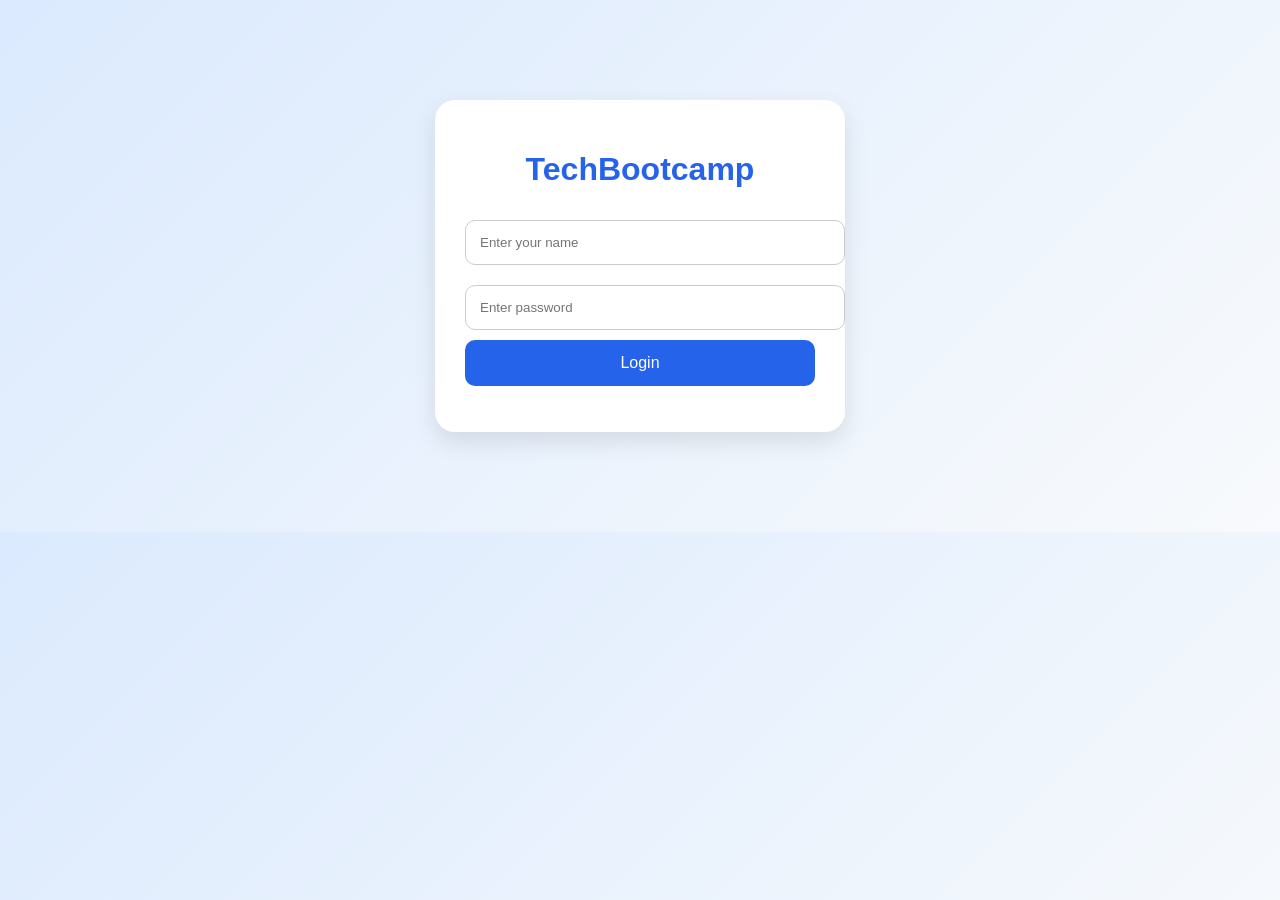
<file: small peoject/index.html>
<!DOCTYPE html>
<html lang="en">
<head>
  <meta charset="UTF-8">
  <meta name="viewport" content="width=device-width, initial-scale=1.0">
  <title>Login</title>

  <link rel="stylesheet" href="style.css">
</head>

<body>

  <div class="login-box">

    <h1>TechBootcamp</h1>

    <form id="loginForm">

      <input type="text" id="username" placeholder="Enter your name">

      <input type="password" id="password" placeholder="Enter password">

      <button type="submit">Login</button>

    </form>

    <p id="error"></p>

  </div>

  <script src="script.js"></script>

</body>
</html>
</file>
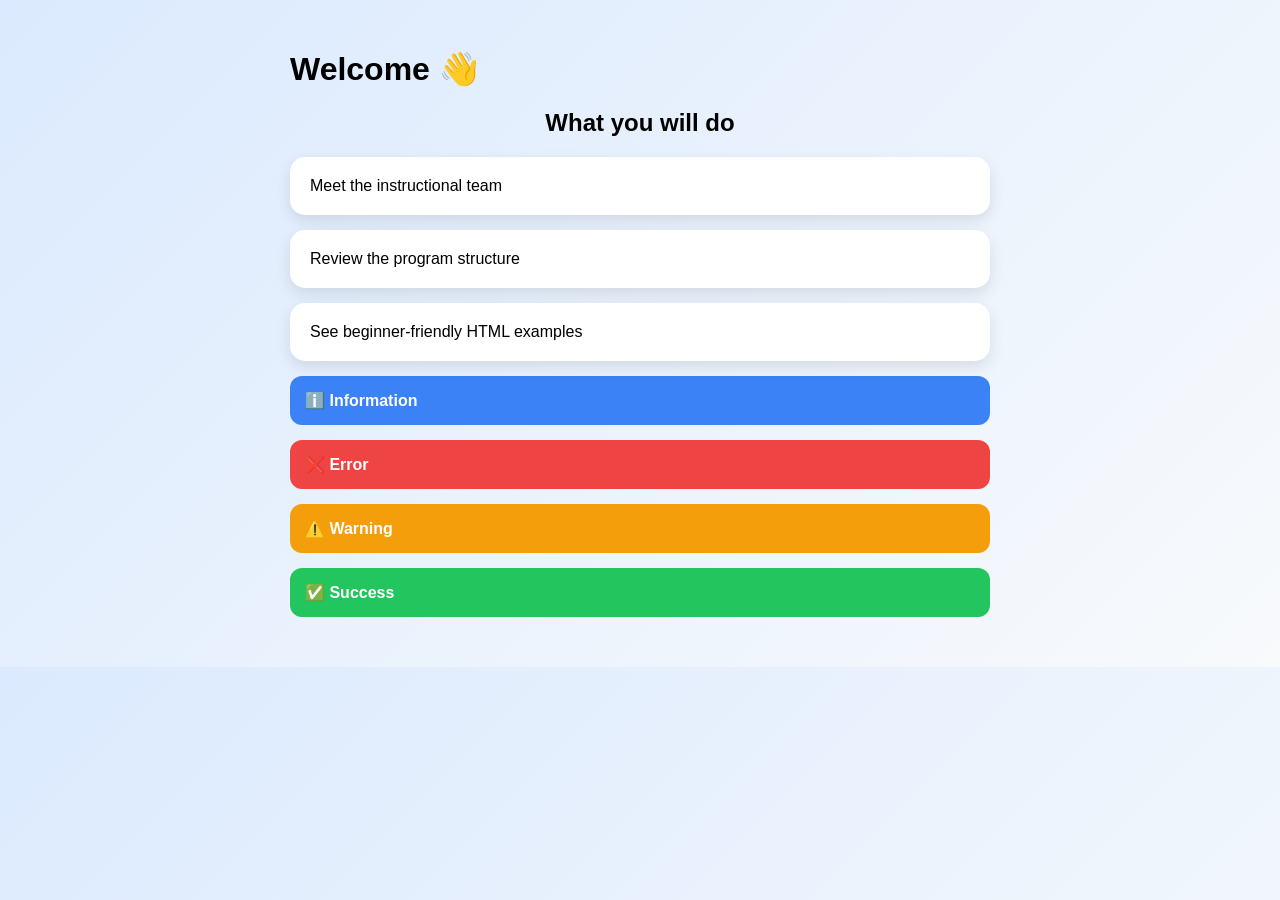
<file: small peoject/dashboard.html>
<!DOCTYPE html>
<html lang="en">
<head>
  <meta charset="UTF-8">
  <meta name="viewport" content="width=device-width, initial-scale=1.0">
  <title>Dashboard</title>

  <link rel="stylesheet" href="style.css">
</head>

<body>

  <div class="container">

    <h1>Welcome 👋</h1>

    <h2 class="title">What you will do</h2>

    <div class="box">

      <div class="card" onclick="showMessage('Instruction Team')">
        Meet the instructional team
      </div>

      <div class="card" onclick="showMessage('Program Structure')">
        Review the program structure
      </div>

      <div class="card" onclick="showMessage('HTML Examples')">
        See beginner-friendly HTML examples
      </div>

    </div>

    <div class="alerts">

      <div class="alert info" onclick="changeColor(this)">
        ℹ️ Information
      </div>

      <div class="alert error" onclick="changeColor(this)">
        ❌ Error
      </div>

      <div class="alert warning" onclick="changeColor(this)">
        ⚠️ Warning
      </div>

      <div class="alert success" onclick="changeColor(this)">
        ✅ Success
      </div>

    </div>

  </div>

  <script src="script.js"></script>

</body>
</html>
</file>
<file: small peoject/style.css>
body{
    margin:0;
    font-family:Arial;
    background:linear-gradient(135deg,#dbeafe,#f8fafc);
}

/* LOGIN */

.login-box{

    width:350px;
    margin:100px auto;
    background:white;
    padding:30px;
    border-radius:20px;
    box-shadow:0 10px 25px rgba(0,0,0,0.1);
    text-align:center;
}

.login-box h1{
    color:#2563eb;
}

.login-box input{

    width:100%;
    padding:14px;
    margin:10px 0;
    border-radius:10px;
    border:1px solid #ccc;
}

.login-box button{

    width:100%;
    padding:14px;
    border:none;
    border-radius:10px;
    background:#2563eb;
    color:white;
    font-size:16px;
    cursor:pointer;
}

.login-box button:hover{
    background:#1e40af;
}

#error{
    color:red;
}

/* DASHBOARD */

.container{
    max-width:700px;
    margin:50px auto;
}

.title{
    text-align:center;
}

.box{
    display:flex;
    flex-direction:column;
    gap:15px;
}

.card{

    background:white;
    padding:20px;
    border-radius:15px;
    cursor:pointer;
    transition:0.3s;
    box-shadow:0 6px 15px rgba(0,0,0,0.1);
}

.card:hover{

    transform:translateY(-5px);
    background:#eff6ff;
}

.alert{

    margin-top:15px;
    padding:15px;
    border-radius:12px;
    color:white;
    font-weight:bold;
    cursor:pointer;
    transition:0.3s;
}

.info{
    background:#3b82f6;
}

.error{
    background:#ef4444;
}

.warning{
    background:#f59e0b;
}

.success{
    background:#22c55e;
}
</file>
